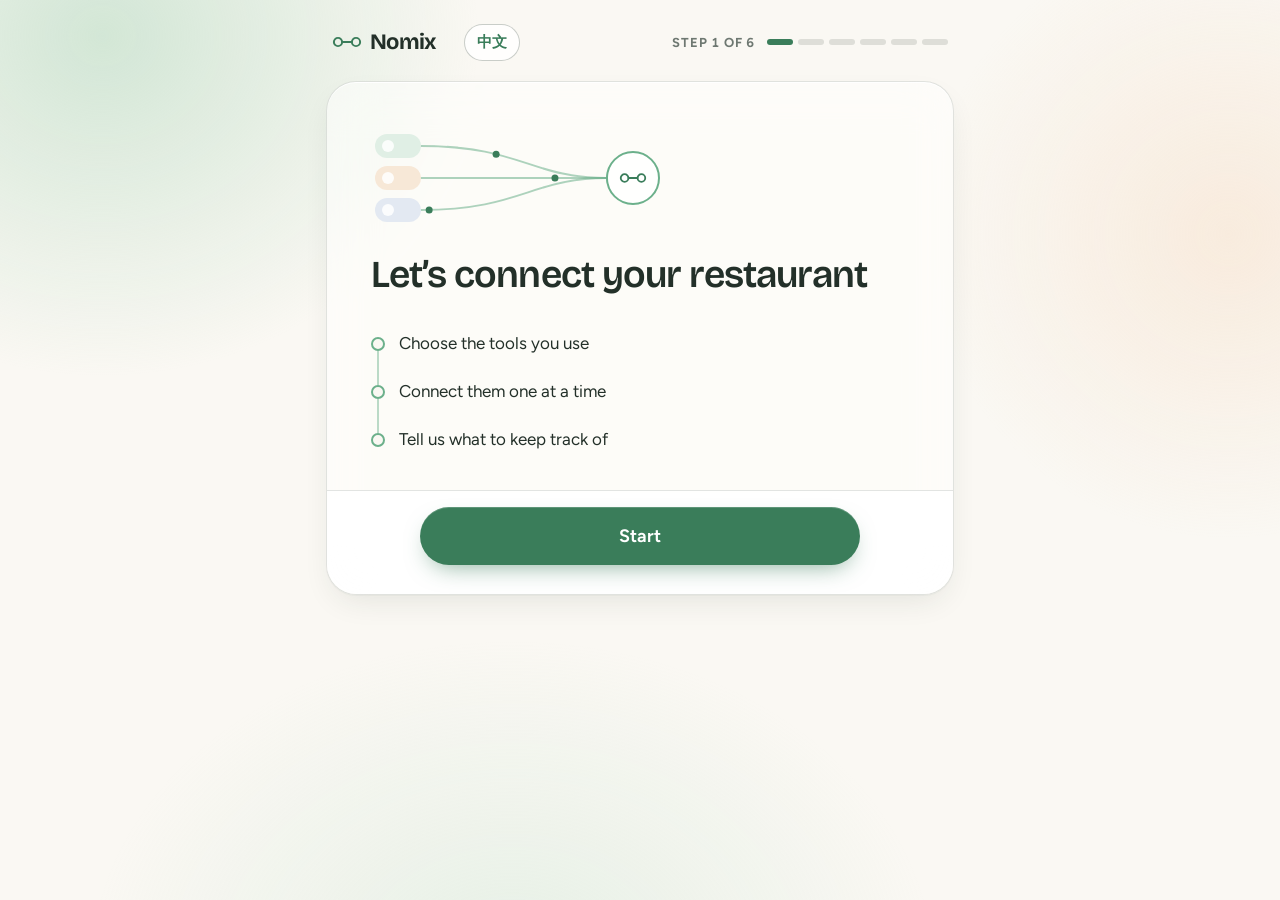
<file: index.html>
<!doctype html>
<html lang="en">
<head>
<meta charset="utf-8">
<meta name="viewport" content="width=device-width, initial-scale=1, viewport-fit=cover">
<title>Nomix</title>
<meta name="description" content="Connect your restaurant's tools. Nomix keeps the information organized.">
<meta name="theme-color" content="#FAF8F3">
<link rel="preconnect" href="https://fonts.googleapis.com">
<link rel="preconnect" href="https://fonts.gstatic.com" crossorigin>
<link rel="stylesheet" href="https://fonts.googleapis.com/css2?family=Bricolage+Grotesque:opsz,wght@12..96,500..700&family=Figtree:wght@400..700&display=swap">
<link rel="stylesheet" href="base.css">
<link rel="stylesheet" href="screens.css">
<link rel="stylesheet" href="apps.css">
<style>
  :root { padding: env(safe-area-inset-top, 0px) 0 env(safe-area-inset-bottom, 0px); color-scheme: light; }
  [hidden] { display: none !important; }
</style>
</head>
<body>
<div class="field" aria-hidden="true"></div>
<div id="app"></div>
<div id="sheet-root"></div>
<div id="toast" class="toast" role="status" aria-live="polite"></div>

<script src="data.js"></script>
<script src="map.js"></script>
<script src="core.js"></script>
<script src="setup.js"></script>
<script src="home.js"></script>
<script src="sim.js"></script>
<script src="brain.js"></script>
<script src="apps.js"></script>
<script src="flow.js"></script>
</body>
</html>
</file>
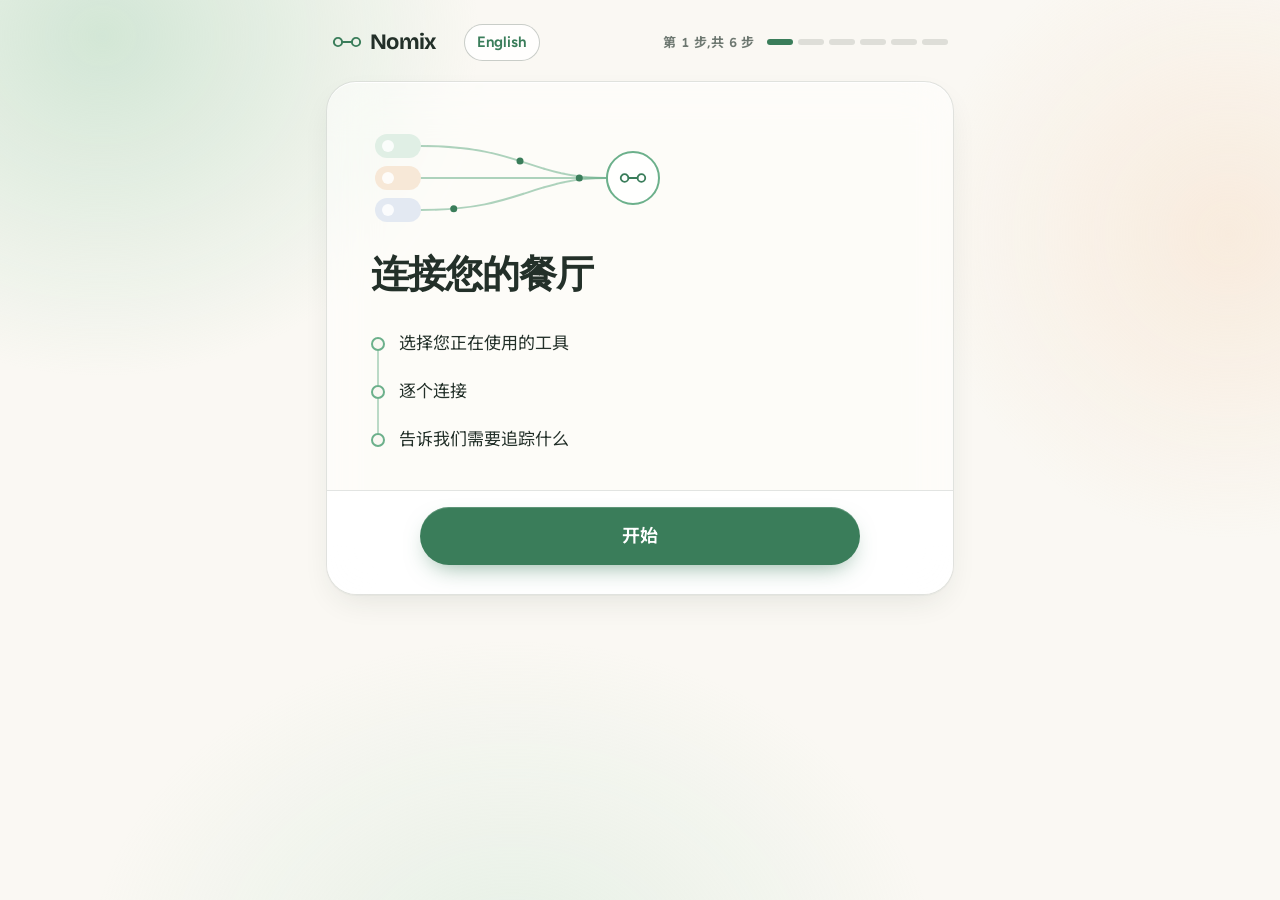
<file: zh.html>
<!doctype html>
<html lang="zh-CN">
<head>
<meta charset="utf-8">
<meta name="viewport" content="width=device-width, initial-scale=1, viewport-fit=cover">
<title>Nomix</title>
<meta name="description" content="连接餐厅正在使用的各种工具,Nomix 帮您把数据整理好。">
<meta name="theme-color" content="#FAF8F3">
<link rel="preconnect" href="https://fonts.googleapis.com">
<link rel="preconnect" href="https://fonts.gstatic.com" crossorigin>
<link rel="stylesheet" href="https://fonts.googleapis.com/css2?family=Bricolage+Grotesque:opsz,wght@12..96,500..700&family=Figtree:wght@400..700&family=Noto+Sans+SC:wght@400;500;700&display=swap">
<link rel="stylesheet" href="base.css">
<link rel="stylesheet" href="screens.css">
<link rel="stylesheet" href="apps.css">
<style>
  :root { padding: env(safe-area-inset-top, 0px) 0 env(safe-area-inset-bottom, 0px); color-scheme: light; }
  [hidden] { display: none !important; }
</style>
</head>
<body>
<div class="field" aria-hidden="true"></div>
<div id="app"></div>
<div id="sheet-root"></div>
<div id="toast" class="toast" role="status" aria-live="polite"></div>

<script>window.NOMIX_LANG = 'zh';</script>
<script src="data.js"></script>
<script src="map.js"></script>
<script src="core.js"></script>
<script src="zh.js"></script>
<script src="setup.js"></script>
<script src="home.js"></script>
<script src="sim.js"></script>
<script src="brain.js"></script>
<script src="apps.js"></script>
<script src="flow.js"></script>
</body>
</html>
</file>
<file: base.css>
/* Nomix: light, calm, frosted. */
/* Layout: one frosted card at a time on a warm white field; home is one column of expanding cards joined by thin straps. */
:root {
  --bg: #FAF8F3;
  --bloom-a: rgba(178, 216, 190, .55);
  --bloom-b: rgba(246, 218, 192, .42);
  --bloom-c: rgba(200, 228, 210, .40);
  --glass: rgba(255, 255, 255, .56);
  --glass-hi: rgba(255, 255, 255, .84);
  --glass-edge: rgba(255, 255, 255, .95);
  --bar: rgba(255, 255, 255, .80);
  --scrim: rgba(236, 234, 226, .55);
  --line: rgba(110, 122, 112, .20);
  --line-2: rgba(96, 108, 98, .34);
  --ink: #233029;
  --ink-2: #56625A;
  --ink-3: #6E7871;
  --green: #6CB08B;
  --green-ink: #3A7D5A;
  --green-ink-hover: #326F4F;
  --green-wash: rgba(108, 176, 139, .14);
  --green-ring: rgba(108, 176, 139, .40);
  --amber: #D69A4E;
  --amber-ink: #8A5A1C;
  --amber-wash: rgba(214, 154, 78, .15);
  --idle: #B6BDB8;
  --on-accent: #FFFFFF;
  --muted-fill: #DCE3DE;
  --muted-ink: #5E6962;
  --g-pos-bg: #E0EFE5;    --g-pos-ink: #35734F;
  --g-orders-bg: #F7E8D7; --g-orders-ink: #8E5A22;
  --g-team-bg: #E3E9F2;   --g-team-ink: #455B7D;
  --g-place-bg: #EBE5F2;  --g-place-ink: #624F86;
  --g-custom-bg: #ECEEE9; --g-custom-ink: #4F5B53;
  --shadow: 0 1px 1px rgba(35, 48, 41, .03), 0 12px 32px -10px rgba(35, 48, 41, .12);
  --shadow-lift: 0 2px 4px rgba(35, 48, 41, .04), 0 22px 48px -14px rgba(35, 48, 41, .20);
  --r-xl: 30px; --r-lg: 22px; --r-md: 18px; --r-sm: 12px;
  --f-display: "Bricolage Grotesque", "Figtree", system-ui, "PingFang SC", "Microsoft YaHei", sans-serif;
  --f-body: "Figtree", system-ui, -apple-system, "Segoe UI", "PingFang SC", "Hiragino Sans GB", "Microsoft YaHei", "Noto Sans SC", sans-serif;
  --t-hero: clamp(2.125rem, 1.5rem + 2.4vw, 2.875rem);
  --t-h1: clamp(1.875rem, 1.4rem + 1.7vw, 2.375rem);
  --t-h2: 1.375rem;
  --t-lead: 1.1875rem;
  --t-body: 1.125rem;
  --t-small: .9375rem;
  --t-tiny: .8125rem;
  color-scheme: light;
}

*, *::before, *::after { box-sizing: border-box; }
html { -webkit-text-size-adjust: 100%; }
body {
  margin: 0;
  background: var(--bg);
  color: var(--ink);
  font: 400 var(--t-body)/1.5 var(--f-body);
  -webkit-font-smoothing: antialiased;
}
body.locked { overflow: hidden; }
button, input, textarea { font: inherit; color: inherit; }
button { -webkit-tap-highlight-color: transparent; }

.field {
  position: fixed; inset: 0; z-index: 0; pointer-events: none;
  background:
    radial-gradient(42vmax 38vmax at 8% 4%, var(--bloom-a), transparent 70%),
    radial-gradient(34vmax 34vmax at 96% 26%, var(--bloom-b), transparent 70%),
    radial-gradient(46vmax 36vmax at 40% 108%, var(--bloom-c), transparent 72%);
}
#app { position: relative; z-index: 1; }

.vh {
  position: absolute !important; width: 1px; height: 1px; margin: -1px; padding: 0;
  overflow: hidden; clip: rect(0 0 0 0); white-space: nowrap; border: 0;
}

/* Frosted surface */
.glass {
  background: var(--glass);
  -webkit-backdrop-filter: blur(24px) saturate(150%);
  backdrop-filter: blur(24px) saturate(150%);
  border: 1px solid var(--line);
  box-shadow: var(--shadow), inset 0 1px 0 var(--glass-edge);
}
@supports not ((backdrop-filter: blur(1px)) or (-webkit-backdrop-filter: blur(1px))) {
  .glass { background: var(--glass-hi); }
}

/* Brand */
.brand { display: inline-flex; align-items: center; gap: 8px; color: var(--green-ink); }
.brand svg { width: 30px; height: 18px; }
.brand .word { font: 700 1.375rem/1 var(--f-display); letter-spacing: -.03em; color: var(--ink); }

/* Type */
.title {
  margin: 0;
  font: 600 var(--t-h1)/1.12 var(--f-display);
  letter-spacing: -.025em;
  text-wrap: balance;
  outline: none;
}
.lead { margin: 0; font-size: var(--t-lead); color: var(--ink-2); max-width: 46ch; text-wrap: pretty; }
.head { display: grid; gap: 10px; }
.head.center { justify-items: center; text-align: center; }
.lbl { font-size: var(--t-small); font-weight: 600; color: var(--ink-2); }
.opt { font-weight: 500; color: var(--ink-3); margin-left: 4px; }
.meta { margin: 0; font-size: var(--t-small); color: var(--ink-2); }

/* Buttons */
.btn-main {
  appearance: none; border: 0; cursor: pointer;
  display: inline-flex; align-items: center; justify-content: center; gap: 10px;
  width: 100%; min-height: 58px; padding: 0 28px; border-radius: 999px;
  background: var(--green-ink); color: var(--on-accent);
  font-weight: 650; font-size: 1.125rem; letter-spacing: .005em;
  box-shadow: 0 10px 24px -10px rgba(58, 125, 90, .65), inset 0 1px 0 rgba(255, 255, 255, .18);
  transition: background .2s, transform .12s, box-shadow .2s;
}
.btn-main:hover { background: var(--green-ink-hover); }
.btn-main:active { transform: scale(.985); }
.btn-main:disabled {
  cursor: default; background: var(--muted-fill); color: var(--muted-ink);
  box-shadow: none; transform: none;
}
.spin {
  width: 18px; height: 18px; border-radius: 50%;
  border: 2.5px solid currentColor; border-right-color: transparent;
  animation: rot .8s linear infinite;
}
@keyframes rot { to { transform: rotate(360deg); } }

.btn-soft {
  appearance: none; cursor: pointer;
  display: inline-flex; align-items: center; justify-content: center; gap: 8px;
  min-height: 48px; padding: 0 20px; border-radius: 999px;
  border: 1.5px solid var(--green); background: var(--glass-hi); color: var(--green-ink);
  font-weight: 650; font-size: 1rem; white-space: nowrap;
  transition: background .2s, border-color .2s, color .2s;
}
.btn-soft:hover { background: var(--green-wash); }
.btn-soft:disabled { cursor: default; border-color: var(--line-2); color: var(--ink-3); background: transparent; }
.btn-soft svg { width: 18px; height: 18px; }

.btn-quiet {
  appearance: none; cursor: pointer; border: 0; background: transparent;
  min-height: 48px; padding: 0 18px; border-radius: 999px;
  color: var(--ink-2); font-weight: 600; font-size: 1rem;
}
.btn-quiet:hover { background: var(--green-wash); color: var(--ink); }

.link-quiet {
  appearance: none; cursor: pointer; border: 0; background: none;
  justify-self: start; min-height: 44px; padding: 10px 2px;
  color: var(--ink-2); font-size: var(--t-small); font-weight: 600;
  text-decoration: underline; text-decoration-color: var(--line-2); text-underline-offset: 4px;
}
.link-quiet:hover { color: var(--green-ink); text-decoration-color: currentColor; }

.x {
  flex: none; appearance: none; cursor: pointer;
  width: 44px; height: 44px; border-radius: 50%; border: 0;
  background: transparent; color: var(--ink-3);
  display: grid; place-items: center;
}
.x:hover { background: var(--green-wash); color: var(--ink); }
.x svg { width: 18px; height: 18px; }

:focus-visible { outline: 3px solid var(--green-ring); outline-offset: 3px; }

/* Inputs */
.text-input {
  width: 100%; min-height: 52px; padding: 0 18px; border-radius: 14px;
  border: 1.5px solid var(--line-2); background: var(--glass-hi);
  font-size: 1.0625rem; color: var(--ink); outline: none;
  transition: border-color .2s, box-shadow .2s;
}
.text-input::placeholder, .bigtext::placeholder, .search input::placeholder, .note textarea::placeholder { color: var(--ink-3); }
.text-input:focus, .bigtext:focus, .search input:focus, .note textarea:focus {
  border-color: var(--green); box-shadow: 0 0 0 4px var(--green-wash);
}

.chips { display: flex; flex-wrap: wrap; gap: 8px; }
.chip {
  appearance: none; cursor: pointer;
  display: inline-flex; align-items: center; gap: 6px;
  min-height: 44px; padding: 0 16px; border-radius: 999px;
  border: 1.5px solid var(--line-2); background: var(--glass-hi); color: var(--ink);
  font-weight: 600; font-size: 1rem; text-align: left;
  transition: border-color .2s, background .2s, color .2s;
}
.chip:hover { border-color: var(--green); }
.chip[aria-pressed="true"] { border-color: var(--green); background: var(--green-wash); color: var(--green-ink); }
.chip svg { width: 16px; height: 16px; color: var(--green-ink); flex: none; }
.row { display: flex; flex-wrap: wrap; align-items: center; gap: 8px; }

/* Setup frame */
.setup {
  position: relative; max-width: 660px; margin: 0 auto;
  padding-inline: 16px; padding-block: 20px 48px;
  display: flex; flex-direction: column; gap: 16px;
}
.setup.is-wide { max-width: 980px; }
.topbar { display: flex; align-items: center; justify-content: space-between; gap: 16px; padding: 4px 6px; }
.progress { display: flex; align-items: center; gap: 12px; }
.step-label {
  font-size: var(--t-tiny); font-weight: 700; color: var(--ink-3);
  letter-spacing: .06em; text-transform: uppercase; font-variant-numeric: tabular-nums;
}
.straps { display: flex; gap: 5px; }
.straps span { width: 26px; height: 6px; border-radius: 99px; background: var(--line); transition: background .4s; }
.straps .done { background: var(--green); }
.straps .now { background: var(--green-ink); }

.setup-card {
  --pad: clamp(24px, 3.5vw, 44px);
  border-radius: var(--r-xl);
  padding: var(--pad) var(--pad) 0;
  display: flex; flex-direction: column; gap: 26px;
}
.back {
  align-self: flex-start; appearance: none; border: 0; background: none; cursor: pointer;
  display: inline-flex; align-items: center; gap: 6px;
  min-height: 40px; padding: 8px 12px 8px 6px; margin: -10px 0 -14px -8px; border-radius: 999px;
  color: var(--ink-2); font-weight: 600; font-size: var(--t-small);
}
.back:hover { background: var(--green-wash); color: var(--ink); }
.back svg { width: 18px; height: 18px; }

/* The one main button lives here, pinned to the bottom of the card while the page scrolls. */
.actions {
  position: sticky; bottom: 0; z-index: 5;
  display: flex; flex-direction: column; align-items: center; gap: 4px;
  margin: auto calc(-1 * var(--pad)) 0;
  padding: 16px var(--pad) calc(var(--pad) * .65 + env(safe-area-inset-bottom, 0px));
  background: var(--bar);
  -webkit-backdrop-filter: blur(18px); backdrop-filter: blur(18px);
  border-top: 1px solid var(--line);
  border-radius: 0 0 var(--r-xl) var(--r-xl);
}
.actions .btn-main { max-width: 440px; }

/* Toast */
.toast {
  position: fixed; left: 50%; bottom: calc(24px + env(safe-area-inset-bottom, 0px)); z-index: 80;
  translate: -50% 12px;
  display: flex; align-items: center; gap: 10px;
  max-width: calc(100% - 32px); padding: 12px 18px; border-radius: 999px;
  background: var(--glass-hi); border: 1px solid var(--line); box-shadow: var(--shadow-lift);
  -webkit-backdrop-filter: blur(16px); backdrop-filter: blur(16px);
  font-weight: 600; font-size: 1rem;
  opacity: 0; pointer-events: none; transition: opacity .25s, translate .25s;
}
.toast.show { opacity: 1; translate: -50% 0; }
.toast svg { width: 18px; height: 18px; color: var(--green-ink); flex: none; }

@keyframes arrive { from { opacity: 0; transform: translateY(6px); } }

@media (max-width: 640px) {
  .setup {
    padding-block: 10px 0; gap: 10px;
    min-height: calc(100dvh - env(safe-area-inset-top, 0px) - env(safe-area-inset-bottom, 0px));
  }
  .setup-card { --pad: 20px; flex: 1; gap: 22px; border-radius: 26px 26px 0 0; border-bottom: 0; }
  .actions { border-radius: 0; padding-bottom: calc(14px + env(safe-area-inset-bottom, 0px)); }
  .actions .btn-main { max-width: none; }
  .straps span { width: 18px; }
  .toast { bottom: calc(100px + env(safe-area-inset-bottom, 0px)); }
}

@media (prefers-reduced-motion: reduce) {
  *, *::before, *::after {
    animation-duration: .01ms !important; animation-iteration-count: 1 !important;
    transition-duration: .01ms !important; scroll-behavior: auto !important;
  }
}
</file>
<file: screens.css>
/* Nomix screens: welcome, tools, connect, keep, ready, home, sheets. */

/* Welcome */
.welcome { display: grid; gap: 18px; }
.hero-knot { width: 100%; max-width: 300px; height: auto; margin-bottom: 6px; }
.hk-line { fill: none; stroke: var(--green); stroke-width: 2; stroke-linecap: round; opacity: .55; }
.hk-a { fill: var(--g-pos-bg); } .hk-b { fill: var(--g-orders-bg); } .hk-c { fill: var(--g-team-bg); }
.hk-pin { fill: var(--glass-hi); }
.hk-hub { fill: var(--glass-hi); stroke: var(--green); stroke-width: 2; }
.hk-knot { fill: none; stroke: var(--green-ink); stroke-width: 2.6; stroke-linecap: round; }
.hk-dot { fill: var(--green-ink); }
.how { list-style: none; margin: 6px 0 0; padding: 0; display: grid; }
.how li { position: relative; display: flex; align-items: center; gap: 14px; min-height: 48px; font-size: 1.0625rem; }
.how .node {
  position: relative; z-index: 1; flex: none; width: 14px; height: 14px; border-radius: 50%;
  border: 2.5px solid var(--green); background: var(--bg);
}
.how li:not(:last-child)::after {
  content: ""; position: absolute; left: 6px; top: calc(50% + 7px); height: 34px; width: 2px;
  background: var(--green); opacity: .45;
}

/* Tools */
.search { position: relative; display: block; }
.search svg {
  position: absolute; left: 18px; top: 50%; translate: 0 -50%;
  width: 20px; height: 20px; color: var(--ink-3); pointer-events: none;
}
.search input {
  width: 100%; min-height: 56px; padding: 0 20px 0 50px; border-radius: 999px;
  border: 1.5px solid var(--line-2); background: var(--glass-hi);
  font-size: 1.0625rem; color: var(--ink); outline: none;
  transition: border-color .2s, box-shadow .2s;
}
.groups { display: grid; gap: 28px; }
.grid { display: grid; grid-template-columns: repeat(auto-fill, minmax(196px, 1fr)); gap: 10px; }

.tool {
  position: relative; appearance: none; cursor: pointer;
  display: flex; align-items: center; gap: 12px;
  min-height: 78px; padding: 14px 40px 14px 14px; text-align: left;
  border-radius: var(--r-md); background: var(--glass-hi); border: 1.5px solid var(--line); color: var(--ink);
  transition: border-color .2s, background .2s, box-shadow .2s, transform .15s;
}
.tool:hover:not(:disabled) { border-color: var(--line-2); transform: translateY(-1px); box-shadow: var(--shadow); }
.tool[aria-pressed="true"] {
  border-color: var(--green);
  background: linear-gradient(var(--green-wash), var(--green-wash)), var(--glass-hi);
  box-shadow: 0 0 0 3px var(--green-wash);
}
.tool:disabled { cursor: default; }
.tool-text { display: grid; gap: 2px; min-width: 0; }
.tool .name { font-weight: 650; font-size: 1.0625rem; line-height: 1.25; overflow-wrap: break-word; }
.tool .what { font-size: var(--t-small); color: var(--ink-2); line-height: 1.3; }
.tool .tick {
  position: absolute; top: 12px; right: 12px; width: 22px; height: 22px; border-radius: 50%;
  display: grid; place-items: center; background: var(--green-ink); color: var(--on-accent);
  opacity: 0; transform: scale(.5);
  transition: opacity .2s, transform .25s cubic-bezier(.3, 1.6, .5, 1);
}
.tool .tick svg { width: 13px; height: 13px; }
.tool[aria-pressed="true"] .tick { opacity: 1; transform: none; }
.tool.add { border-style: dashed; background: transparent; }
.tool.add .name { color: var(--green-ink); }

.mono {
  flex: none; width: 44px; height: 44px; border-radius: 14px;
  display: grid; place-items: center; font: 700 1.125rem/1 var(--f-display);
}
.mono svg { width: 20px; height: 20px; }
.g-pos { background: var(--g-pos-bg); color: var(--g-pos-ink); }
.g-orders { background: var(--g-orders-bg); color: var(--g-orders-ink); }
.g-team { background: var(--g-team-bg); color: var(--g-team-ink); }
.g-place { background: var(--g-place-bg); color: var(--g-place-ink); }
.g-custom { background: var(--g-custom-bg); color: var(--g-custom-ink); }
.g-add { background: var(--green-wash); color: var(--green-ink); }

.addform, .addpanel {
  display: grid; gap: 12px; padding: 18px; border-radius: var(--r-md);
  background: var(--glass-hi); border: 1.5px solid var(--green); box-shadow: 0 0 0 4px var(--green-wash);
  animation: arrive .3s ease both;
}
.addform { grid-column: 1 / -1; }
.nomatch {
  display: grid; gap: 12px; justify-items: start; padding: 20px;
  border-radius: var(--r-md); border: 1.5px dashed var(--line-2);
}
.nomatch p { margin: 0; color: var(--ink-2); }

/* Connect one tool at a time */
.queue { list-style: none; margin: 0; padding: 0; display: flex; flex-wrap: wrap; gap: 6px; }
.queue li {
  display: inline-flex; align-items: center; gap: 6px; padding: 3px 10px 3px 3px; border-radius: 999px;
  font-size: var(--t-tiny); font-weight: 600; color: var(--ink-3);
  background: rgba(255, 255, 255, .5); border: 1px solid var(--line);
}
.queue .mono { width: 22px; height: 22px; border-radius: 50%; font-size: .6875rem; }
.queue svg { width: 14px; height: 14px; }
.queue .q-now { color: var(--ink); border-color: var(--green); background: var(--glass-hi); }
.queue .q-ok { color: var(--green-ink); }
.queue .q-help { color: var(--amber-ink); border-color: var(--amber); border-style: dashed; }
.queue .q-later { border-style: dashed; }

.connect { display: grid; gap: 24px; }
.link-viz { display: flex; align-items: center; width: 100%; max-width: 340px; }
.lv-node {
  flex: none; width: 76px; height: 76px; border-radius: 24px; display: grid; place-items: center;
  background: var(--glass-hi); border: 1px solid var(--line); box-shadow: var(--shadow);
}
.lv-node .mono { width: 52px; height: 52px; border-radius: 16px; font-size: 1.5rem; }
.lv-nomix { border-radius: 50%; color: var(--green-ink); transition: box-shadow .4s; }
.lv-nomix svg { width: 38px; height: 24px; }
.lv-wire {
  position: relative; flex: 1; height: 4px; border-radius: 4px;
  background: repeating-linear-gradient(90deg, var(--line-2) 0 8px, transparent 8px 15px);
}
.is-waiting .lv-wire {
  background: repeating-linear-gradient(90deg, var(--green) 0 8px, transparent 8px 15px);
  animation: march .7s linear infinite;
}
@keyframes march { to { background-position: 15px 0; } }
.is-live .lv-wire { background: var(--green); }
.is-live .lv-wire span {
  position: absolute; top: -4px; left: 0; width: 12px; height: 12px; border-radius: 50%;
  background: var(--on-accent); border: 3px solid var(--green-ink);
  animation: travel 1.8s ease-in-out infinite;
}
@keyframes travel { 0% { left: 0; opacity: 0; } 20%, 80% { opacity: 1; } 100% { left: calc(100% - 12px); opacity: 0; } }
.is-live .lv-nomix { box-shadow: 0 0 0 8px var(--green-wash), var(--shadow); }
.is-help .lv-wire { background: repeating-linear-gradient(90deg, var(--amber) 0 8px, transparent 8px 15px); }

.locs { display: grid; gap: 10px; }
.loc {
  display: flex; align-items: center; gap: 14px; min-height: 64px; padding: 14px 18px;
  border-radius: var(--r-md); background: var(--glass-hi); border: 1.5px solid var(--line); cursor: pointer;
  transition: border-color .2s, background .2s;
}
.loc:has(input:checked) { border-color: var(--green); background: linear-gradient(var(--green-wash), var(--green-wash)), var(--glass-hi); }
.loc input { flex: none; width: 24px; height: 24px; margin: 0; accent-color: var(--green-ink); }
.loc .name { font-weight: 650; }
.loc .what { color: var(--ink-2); }
.note { display: grid; gap: 8px; }
.note textarea {
  width: 100%; min-height: 96px; padding: 14px 16px; border-radius: 16px;
  border: 1.5px solid var(--line-2); background: var(--glass-hi); font-size: 1.0625rem;
  resize: vertical; outline: none; transition: border-color .2s, box-shadow .2s;
}

/* What to keep track of */
.bigtext {
  width: 100%; min-height: 160px; padding: 20px 22px; border-radius: var(--r-lg);
  border: 1.5px solid var(--line-2); background: var(--glass-hi);
  font-size: 1.375rem; line-height: 1.45; font-weight: 500; color: var(--ink);
  resize: vertical; outline: none; transition: border-color .2s, box-shadow .2s;
}
.examples { display: grid; gap: 10px; }


.adder {
  appearance: none; cursor: pointer;
  display: flex; align-items: center; justify-content: center; gap: 8px;
  width: 100%; min-height: 56px; padding: 0 18px; border-radius: var(--r-md);
  border: 1.5px dashed var(--line-2); background: transparent; color: var(--green-ink);
  font-weight: 650; font-size: 1.0625rem; transition: border-color .2s, background .2s;
}
.adder:hover { border-color: var(--green); background: var(--green-wash); }
.adder svg { width: 18px; height: 18px; }
.adder.sm { width: auto; min-height: 44px; justify-content: flex-start; justify-self: start; padding: 0 16px; border-radius: 999px; font-size: 1rem; }
.inline-add { display: flex; align-items: center; gap: 8px; }
.inline-add .text-input { flex: 1; min-width: 0; }

/* Ready: the lines between your tools and Nomix */
.flowviz {
  position: relative; display: grid; grid-template-columns: minmax(0, 1fr) auto minmax(0, 1fr);
  align-items: center; column-gap: clamp(48px, 9vw, 120px); row-gap: 56px; padding: 12px 0;
}
.wires { position: absolute; inset: 0; width: 100%; height: 100%; overflow: visible; pointer-events: none; z-index: 0; }
.wires .w { fill: none; stroke: var(--green); stroke-width: 2; stroke-linecap: round; opacity: .85; }
.wires .w.later { stroke: var(--idle); stroke-dasharray: 4 7; opacity: 1; }
.wires .w.help { stroke: var(--amber); stroke-dasharray: 4 7; opacity: 1; }
.wires .pulse { fill: var(--green-ink); }
.fv-col { position: relative; z-index: 1; display: flex; flex-direction: column; gap: 10px; min-width: 0; }
.fv-in { align-items: flex-end; }
.fv-out { align-items: flex-start; }
.pill {
  display: inline-flex; align-items: center; gap: 8px; max-width: 100%;
  padding: 5px 14px 5px 5px; border-radius: 999px;
  background: var(--glass-hi); border: 1.5px solid var(--line); box-shadow: var(--shadow);
  font-weight: 650; font-size: 1rem;
}
.pill .mono { width: 30px; height: 30px; border-radius: 50%; font-size: .875rem; }
.pill .p-name { min-width: 0; overflow: hidden; text-overflow: ellipsis; white-space: nowrap; }
.pill.out { padding: 9px 16px; }
.pill.later { border-style: dashed; border-color: var(--line-2); color: var(--ink-3); box-shadow: none; }
.pill.help { border-style: dashed; border-color: var(--amber); box-shadow: none; }
.fv-hub {
  position: relative; z-index: 1; width: 128px; height: 128px; border-radius: 50%;
  display: grid; place-content: center; justify-items: center; gap: 6px;
  background: var(--glass-hi); border: 1.5px solid var(--green); color: var(--green-ink);
  box-shadow: 0 0 0 12px var(--green-wash), var(--shadow-lift);
}
.fv-hub svg { width: 40px; height: 24px; }
.fv-hub span { font: 700 1.25rem/1 var(--f-display); letter-spacing: -.03em; color: var(--ink); }
.flowviz.is-vertical { grid-template-columns: minmax(0, 1fr); justify-items: center; }
.flowviz.is-vertical .fv-col { flex-direction: row; flex-wrap: wrap; justify-content: center; }
.fv-note { margin: 0; text-align: center; font-size: var(--t-small); color: var(--ink-2); }

/* Home */
.home {
  position: relative; max-width: 760px; margin: 0 auto;
  padding-inline: 16px; padding-block: 20px 64px;
  display: flex; flex-direction: column;
}
.home-top {
  display: grid; grid-template-columns: minmax(0, 1fr); align-items: end;
  gap: 16px 24px; padding: 8px 4px 32px;
}
.home-top h1 {
  margin: 0; font: 650 var(--t-hero)/1.05 var(--f-display);
  letter-spacing: -.03em; text-wrap: balance; outline: none;
}
.summary { margin: 12px 0 0; display: flex; align-items: flex-start; gap: 10px; font-size: var(--t-lead); color: var(--ink-2); }
.summary .dot { margin-top: .5em; }
.home-main { display: flex; flex-direction: column; }

.sec { display: grid; gap: 12px; }
.sec-h { margin: 0 0 0 6px; font: 600 var(--t-h2)/1.2 var(--f-display); letter-spacing: -.015em; }
.strap-link {
  position: relative; width: 2px; height: 44px; margin: 8px 0 8px 40px; border-radius: 2px;
  background: linear-gradient(var(--green), rgba(108, 176, 139, .25));
}
.strap-link::after {
  content: ""; position: absolute; left: -3px; top: 0; width: 8px; height: 8px; border-radius: 50%;
  background: var(--green-ink); animation: drip 2.4s ease-in infinite;
}
@keyframes drip { 0% { top: -4px; opacity: 0; } 15%, 85% { opacity: 1; } 100% { top: 40px; opacity: 0; } }

.stack { display: grid; gap: 10px; }
.tcard { border-radius: var(--r-lg); overflow: hidden; }
.tc-head {
  appearance: none; cursor: pointer; width: 100%;
  display: flex; align-items: center; gap: 14px; min-height: 84px; padding: 16px 18px;
  text-align: left; border: 0; background: transparent; color: var(--ink);
}
.tc-head:hover { background: rgba(255, 255, 255, .35); }
.tc-head:focus-visible { outline-offset: -3px; }
.tc-text { display: grid; gap: 3px; min-width: 0; flex: 1; }
.tc-name { font-weight: 700; font-size: 1.1875rem; line-height: 1.2; overflow-wrap: anywhere; }
.tc-what { font-size: var(--t-small); color: var(--ink-2); }
.status { display: flex; align-items: flex-start; gap: 8px; font-size: var(--t-small); color: var(--ink-2); font-variant-numeric: tabular-nums; }
.dot { flex: none; width: 9px; height: 9px; border-radius: 50%; background: var(--idle); }
.status .dot { margin-top: .45em; }
.dot.ok { background: var(--green); box-shadow: 0 0 0 4px var(--green-wash); animation: breathe 3s ease-in-out infinite; }
.dot.help { background: var(--amber); box-shadow: 0 0 0 4px var(--amber-wash); }
.dot.err { background: var(--amber-ink); box-shadow: 0 0 0 4px var(--amber-wash); }
@keyframes breathe { 50% { box-shadow: 0 0 0 7px rgba(108, 176, 139, .06); } }
.chev { flex: none; width: 22px; height: 22px; color: var(--ink-3); transition: transform .25s; }
[aria-expanded="true"] > .chev { transform: rotate(180deg); }
.tc-body {
  display: grid; gap: 20px; margin: 0 18px; padding: 18px 0 20px;
  border-top: 1px solid var(--line); animation: arrive .3s ease both;
}
.blk { display: grid; gap: 10px; }
.blk h3 { margin: 0; font-size: 1.0625rem; font-weight: 700; }
.blk p { margin: 0; color: var(--ink-2); }
.streams { list-style: none; margin: 0; padding: 0; display: flex; flex-wrap: wrap; gap: 8px; }
.streams li {
  display: inline-flex; align-items: center; gap: 8px; min-height: 40px; padding: 0 14px;
  border-radius: 999px; background: var(--green-wash); color: var(--green-ink); font-weight: 600; font-size: 1rem;
}
.streams li svg { width: 16px; height: 16px; margin-left: -4px; }
.streams.muted li { background: rgba(255, 255, 255, .6); color: var(--ink-2); border: 1px dashed var(--line-2); }
.streams li.req { background: var(--amber-wash); color: var(--amber-ink); border: 0; }
.streams .tagnote { font-size: var(--t-tiny); font-weight: 700; opacity: .85; }
.feed { list-style: none; margin: 0; padding: 0; display: grid; gap: 6px; }
.feed li {
  display: grid; grid-template-columns: minmax(0, 1fr) auto; column-gap: 12px;
  padding: 10px 14px; border-radius: var(--r-sm); background: rgba(255, 255, 255, .62); border: 1px solid var(--line);
}
.f-title { grid-column: 1; font-weight: 650; }
.f-detail { grid-column: 1; font-size: var(--t-small); color: var(--ink-2); overflow-wrap: anywhere; }
.f-time {
  grid-column: 2; grid-row: 1 / span 2; align-self: center;
  font-size: var(--t-tiny); color: var(--ink-3); font-variant-numeric: tabular-nums; white-space: nowrap;
}
.feed li.is-new { animation: land .8s ease both; }
@keyframes land {
  0% { opacity: 0; transform: translateY(-6px); background: var(--green-wash); }
  60% { opacity: 1; transform: none; background: var(--green-wash); }
}
.quote {
  margin: 0; padding: 12px 16px; border-radius: var(--r-sm);
  background: rgba(255, 255, 255, .6); border: 1px solid var(--line); color: var(--ink);
}
.empty-card { padding: 22px; border-radius: var(--r-lg); }

.keepcard { border-radius: var(--r-lg); padding: 18px; display: grid; gap: 16px; }

.own { display: grid; gap: 12px; padding: 16px; border-radius: var(--r-md); background: rgba(255, 255, 255, .6); border: 1px solid var(--line); }
.own p { margin: 0; }
.foot { display: flex; flex-wrap: wrap; align-items: center; justify-content: center; gap: 4px 8px; padding-top: 40px; color: var(--ink-2); font-size: var(--t-small); text-align: center; }

/* Sheets */
.sheet-wrap {
  position: fixed; inset: 0; z-index: 60; display: grid; place-items: center; padding: 16px;
  background: var(--scrim); -webkit-backdrop-filter: blur(8px); backdrop-filter: blur(8px);
  animation: fade .2s ease both;
}
.sheet {
  --pad: clamp(24px, 3.5vw, 40px);
  position: relative; width: min(640px, 100%); max-height: calc(100dvh - 32px);
  overflow: auto; overscroll-behavior: contain;
  border-radius: var(--r-xl); padding: var(--pad) var(--pad) 0;
  display: flex; flex-direction: column; gap: 24px;
  background: var(--glass-hi); animation: rise .3s cubic-bezier(.2, .9, .3, 1) both;
}
.sheet.is-wide { width: min(980px, 100%); }
.sheet-x { position: absolute; top: 14px; right: 14px; z-index: 6; }
@keyframes fade { from { opacity: 0; } }
@keyframes rise { from { opacity: 0; transform: translateY(16px); } }

@media (max-width: 640px) {
  .grid { grid-template-columns: repeat(2, minmax(0, 1fr)); }
  .tool { flex-direction: column; align-items: flex-start; gap: 10px; min-height: 120px; padding: 14px; }
  .tool .tick { top: 10px; right: 10px; }
  .link-viz { max-width: none; }
  .bigtext { font-size: 1.25rem; }
  .home { padding-block: 12px 48px; }
  .home-top { padding-bottom: 24px; }
  .strap-link { margin-left: 34px; }
  .inline-add { flex-wrap: wrap; }
  .inline-add .text-input { flex-basis: 100%; }
  .sheet-wrap { padding: 0; align-items: end; justify-items: stretch; }
  .sheet {
    --pad: 20px; width: 100%;
    max-height: calc(100dvh - env(safe-area-inset-top, 0px) - 16px);
    border-radius: 26px 26px 0 0;
  }
  .sheet .actions { border-radius: 0; }
}

/* Tools already connected stay visible in the picker but read as done, not as a fresh choice. */
.tool:disabled[aria-pressed="true"] { background: rgba(255, 255, 255, .4); border-color: var(--line); box-shadow: none; }
.tool:disabled .tick { background: var(--green); }
.sheet .title { padding-right: 44px; }

/* Stores: one client, many stores */
.storebar { grid-column: 1 / -1; display: flex; flex-wrap: wrap; gap: 8px; margin-top: 4px; }
.storebar .chip { min-height: 40px; }

/* Questions and the details that answer them */
.ask { display: grid; gap: 14px; }
.bigtext.sm { min-height: 0; font-size: 1.125rem; padding: 14px 18px; border-radius: var(--r-md); }

/* A detail in the dictionary, with the value that just arrived and where it came from */
@keyframes fresh { 0%, 40% { background: var(--green-wash); } }

.q-t { font-weight: 600; }
.q-k { grid-column: 1; font-size: var(--t-small); color: var(--ink-2); }

/* Every store, one data home */
.fv-mid { align-items: center; }
.pill.store {
  appearance: none; cursor: pointer; color: var(--ink); padding: 9px 16px;
  transition: border-color .2s, background .2s, opacity .2s;
}
.pill.store:hover { border-color: var(--green); }
.pill.store[aria-pressed="true"] { border-color: var(--green); background: linear-gradient(var(--green-wash), var(--green-wash)), var(--glass-hi); color: var(--green-ink); }
.pill.dim { opacity: .45; }
.wires .w.dim { stroke: var(--line-2); opacity: .6; }

@media (max-width: 640px) {
}

/* The question box: the question and the tags it will track live in one place */
.qbox {
  display: grid; border-radius: var(--r-lg); background: var(--glass-hi);
  border: 1.5px solid var(--line-2); transition: border-color .2s, box-shadow .2s;
}
.qbox:focus-within { border-color: var(--green); box-shadow: 0 0 0 4px var(--green-wash); }
.qbox-input {
  width: 100%; min-height: 84px; padding: 18px 20px; border: 0; background: transparent; resize: vertical;
  font-size: 1.3125rem; line-height: 1.4; font-weight: 500; color: var(--ink); outline: none;
}
.qbox-input::placeholder { color: var(--ink-3); }
.qbox-tags { display: grid; gap: 8px; margin: 0 14px; padding: 12px 6px 16px; border-top: 1px dashed var(--line-2); animation: arrive .25s ease both; }
.qbox-tags:empty { display: none; }
.qtags { list-style: none; margin: 0; padding: 0; display: grid; gap: 8px; }
.qtags li { display: grid; gap: 2px; padding: 10px 14px; border-radius: var(--r-sm); background: var(--green-wash); }
.qtag-name { font-weight: 700; color: var(--green-ink); }
.qtag-fields { font-size: var(--t-small); color: var(--ink-2); }
.qbox-none { margin: 0; color: var(--ink-2); }
.qwrap { display: grid; gap: 6px; }
.qrows { list-style: none; margin: 0; padding: 0; display: grid; }
.qrows li {
  display: grid; grid-template-columns: minmax(0, 1fr) auto; align-items: center; column-gap: 8px;
  padding: 8px 0; border-bottom: 1px solid var(--line);
}
.qrows li:last-child { border-bottom: 0; }
.qrows .x { grid-column: 2; grid-row: 1 / span 2; }

/* Data dictionary: tags, each a set of details */
.tb-asks { margin: 0; display: flex; flex-wrap: wrap; align-items: baseline; gap: 4px 10px; font-size: var(--t-small); }
.tb-asks span:not(.lbl) { padding: 2px 10px; border-radius: 999px; background: var(--green-wash); color: var(--green-ink); font-weight: 600; }

/* Connected: change or remove a tool */
.tc-actions { display: flex; flex-wrap: wrap; align-items: center; gap: 6px; padding-top: 4px; border-top: 1px solid var(--line); }
.tc-actions .danger { margin-left: auto; }
.btn-quiet.sm { min-height: 40px; padding: 0 14px; font-size: var(--t-small); }
.danger { color: var(--amber-ink); }
.btn-soft.danger { border-color: var(--amber); color: var(--amber-ink); }
.btn-soft.danger:hover { background: var(--amber-wash); }
.confirm { display: grid; gap: 10px; padding: 14px 16px; border-radius: var(--r-md); background: var(--amber-wash); }
.confirm p { margin: 0; }

/* Overview and history */
.ov-foot { display: flex; flex-wrap: wrap; align-items: center; justify-content: space-between; gap: 4px 16px; }
.history { list-style: none; margin: 0; padding: 0; display: grid; }
.history li {
  display: grid; grid-template-columns: minmax(0, 1fr) auto; align-items: center; column-gap: 10px;
  padding: 8px 10px; margin: 0 -10px; border-radius: var(--r-sm); border-bottom: 1px solid var(--line);
}
.history li:last-child { border-bottom: 0; }
.history li.is-here { background: var(--green-wash); }
.h-when { font-size: var(--t-tiny); font-weight: 700; color: var(--ink-3); font-variant-numeric: tabular-nums; }
.h-what { grid-column: 1; font-weight: 600; }
.history .btn-quiet, .h-tag { grid-column: 2; grid-row: 1 / span 2; }
.h-tag { font-size: var(--t-small); font-weight: 700; color: var(--green-ink); padding: 0 12px; }

/* Looking at a past version: everything is read-only */
.viewbar {
  position: sticky; top: env(safe-area-inset-top, 0px); z-index: 20;
  display: grid; gap: 10px; margin-bottom: 8px; padding: 14px 18px; border-radius: var(--r-md);
  background: var(--bar); -webkit-backdrop-filter: blur(18px); backdrop-filter: blur(18px);
  border: 1.5px solid var(--amber); box-shadow: var(--shadow);
}
.vb-text { display: grid; gap: 2px; }
.vb-text span, .vb-confirm { font-size: var(--t-small); color: var(--ink-2); }
.vb-confirm { margin: 0; }
.viewing .edit-only { display: none !important; }

/* Tag picker on the setup screen */
.tagpick { display: grid; gap: 14px; }
.tp-group { display: grid; gap: 8px; }
.tp-title { font-size: var(--t-tiny); font-weight: 700; color: var(--ink-3); text-transform: uppercase; letter-spacing: .07em; }
.tagpick .chip { min-height: 40px; padding: 0 14px; font-size: .9375rem; }

/* Setup: the data dictionary as a mapping table */
.dc-about { margin: 2px 0 0; font-size: var(--t-small); color: var(--ink-2); }
.maptable-wrap { overflow-x: auto; margin: 0 -6px; padding: 0 6px; }
.maptable { width: 100%; border-collapse: collapse; font-size: var(--t-small); font-variant-numeric: tabular-nums; }
.maptable th, .maptable td { padding: 10px 12px; text-align: left; vertical-align: top; border-bottom: 1px solid var(--line); }
.maptable thead th { font-size: var(--t-tiny); font-weight: 700; color: var(--ink-3); text-transform: uppercase; letter-spacing: .06em; white-space: nowrap; border-bottom-color: var(--line-2); }
.maptable tbody th { font-weight: 650; color: var(--ink); white-space: nowrap; }
.maptable tbody tr:last-child > * { border-bottom: 0; }
.maptable code { font: 500 .8125rem/1.4 ui-monospace, "SF Mono", Menlo, Consolas, monospace; color: var(--green-ink); background: var(--green-wash); padding: 2px 6px; border-radius: 6px; overflow-wrap: anywhere; }
.maptable .m-type { color: var(--ink-2); white-space: nowrap; }
.maptable .m-calc { color: var(--ink-2); }
.maptable .m-with { color: var(--ink-3); font-style: italic; }
.maptable .is-custom th { color: var(--ink-2); }
.maptable .x { width: 36px; height: 36px; margin: -8px 0; }
.fvc { min-width: 150px; }
.fvc-v { display: block; font-weight: 600; color: var(--ink); }
.fvc-s { display: block; font-size: var(--t-tiny); color: var(--ink-3); }
.fvc.fresh { animation: fresh 1.2s ease; }

/* Home: the data dictionary, clean */
.hint { margin: 0; font-size: var(--t-small); color: var(--ink-3); }
.dg-fields { list-style: none; margin: 0; padding: 0; display: grid; }
.dg-row { border-bottom: 1px solid var(--line); }
.dg-row:last-child { border-bottom: 0; }
.dg-field {
  appearance: none; width: 100%; display: flex; align-items: center; gap: 12px; min-height: 46px; padding: 6px 8px;
  margin: 0 -8px; width: calc(100% + 16px); border: 0; border-radius: var(--r-sm); background: transparent; color: var(--ink);
  text-align: left; cursor: pointer; font-size: 1.0625rem;
}
button.dg-field:hover { background: rgba(255, 255, 255, .6); }
.dg-row.is-custom .dg-field { cursor: default; }
.dg-n { flex: 1; min-width: 0; font-weight: 550; }
.dg-t { font-size: var(--t-small); color: var(--ink-3); white-space: nowrap; }
.dg-field .chev { width: 18px; height: 18px; }
.dg-field .x { width: 36px; height: 36px; margin: -6px 0; }
.fh-wrap { padding: 2px 0 12px; animation: arrive .25s ease both; }
.fh-scroll { overflow-x: auto; border-radius: var(--r-sm); background: rgba(255, 255, 255, .65); border: 1px solid var(--line); }
.fh { width: 100%; border-collapse: collapse; font-size: var(--t-small); font-variant-numeric: tabular-nums; }
.fh th, .fh td { padding: 8px 12px; text-align: left; border-bottom: 1px solid var(--line); white-space: nowrap; }
.fh thead th { font-size: var(--t-tiny); font-weight: 700; color: var(--ink-3); text-transform: uppercase; letter-spacing: .06em; }
.fh tbody tr:last-child td { border-bottom: 0; }
.fh .fh-v { font-weight: 600; color: var(--green-ink); white-space: normal; }
.fh-empty { padding: 6px 0; }

/* Let wide tables scroll inside their own box instead of widening the page. */
.sec > *, .keepcard > *, .dict-clean > *, .dg > *, .dg-fields > *, .dcard > * { min-width: 0; }

/* Data dictionary: one line per tag; tap a tag to open its fields */
.dict, .dict-clean { display: grid; gap: 8px; }
.dcard { display: grid; border-radius: var(--r-md); background: var(--glass-hi); border: 1px solid var(--line); }
.dcard.is-open { border-color: var(--line-2); }
.dc-body { display: grid; gap: 10px; padding: 0 18px 10px; animation: arrive .25s ease both; }
.dg { display: grid; gap: 4px; border-radius: var(--r-md); background: rgba(255, 255, 255, .55); border: 1px solid var(--line); padding: 0 14px; }
.dg.is-open { padding-bottom: 8px; border-color: var(--line-2); }
.tg-head { display: flex; align-items: center; gap: 4px; }
.dcard .tg-head { padding: 0 8px 0 4px; }
.tg-h { flex: 1; min-width: 0; margin: 0; font: inherit; }
.tg-toggle {
  appearance: none; cursor: pointer; width: 100%; display: flex; align-items: center; gap: 12px; min-height: 64px;
  padding: 10px 6px; border: 0; background: transparent; color: var(--ink); text-align: left; border-radius: var(--r-sm);
}
.dcard .tg-toggle { padding-left: 14px; }
.tg-toggle:focus-visible { outline-offset: -3px; }
.tg-text { flex: 1; min-width: 0; display: grid; gap: 2px; }
.tg-name { font: 650 1.1875rem/1.25 var(--f-display); letter-spacing: -.01em; }
.tg-sum { font-size: var(--t-small); }
.tg-toggle .chev { width: 20px; height: 20px; }
.dc-body > *, .dg > * { min-width: 0; }
.dict-lbl { margin-top: 8px; padding-top: 14px; border-top: 1px solid var(--line); }

/* Vendor logos */
.mono.logo { background: #FFFFFF; border: 1px solid var(--line); overflow: hidden; padding: 0; }
.mono.logo img { width: 100%; height: 100%; object-fit: cover; display: block; }

/* Tool groups fold until the owner taps one */
.groups { gap: 10px; }
.group { display: grid; border-radius: var(--r-md); border: 1px solid var(--line); background: rgba(255, 255, 255, .55); }
.group.is-open { background: rgba(255, 255, 255, .7); border-color: var(--line-2); padding-bottom: 12px; }
.group.is-open .grid { padding: 0 12px; }
.group-h { margin: 0; font: inherit; }
.group-toggle {
  appearance: none; cursor: pointer; width: 100%; display: flex; align-items: center; gap: 12px; min-height: 72px;
  padding: 12px 16px; border: 0; background: transparent; color: var(--ink); text-align: left; border-radius: var(--r-md);
}
.group-toggle:hover { background: rgba(255, 255, 255, .5); }
.group-toggle:focus-visible { outline-offset: -3px; }
.gt-text { flex: 1; min-width: 0; display: grid; gap: 2px; }
.gt-title { font: 600 1.1875rem/1.25 var(--f-display); letter-spacing: -.01em; }
.gt-hint { font-size: var(--t-small); color: var(--ink-3); }
.gt-peek { display: flex; flex: none; }
.gt-peek img { width: 30px; height: 30px; border-radius: 9px; border: 2px solid #FFFFFF; object-fit: cover; margin-left: -8px; box-shadow: 0 1px 3px rgba(35, 48, 41, .12); background: #FFFFFF; }
.gt-peek img:first-child { margin-left: 0; }
.gt-count { flex: none; font-size: var(--t-small); font-weight: 650; color: var(--green-ink); white-space: nowrap; }
.group-toggle .chev { width: 20px; height: 20px; }

/* English / 中文 */
.lang-link { font-size: var(--t-small); font-weight: 650; color: var(--green-ink); text-decoration: none; padding: 6px 12px; border-radius: 999px; border: 1px solid var(--line-2); background: var(--glass-hi); }
.lang-link:hover { background: var(--green-wash); }
.topbar .lang-link { margin-right: auto; margin-left: 12px; }
.ht-brand { grid-column: 1 / -1; display: flex; align-items: center; justify-content: space-between; gap: 12px; margin-bottom: 14px; }

@media (max-width: 640px) {
  .gt-peek { display: none; }
  .group.is-open .grid { padding: 0 10px; }
}
.step-label { white-space: nowrap; }
@media (max-width: 640px) {
  .topbar { flex-wrap: wrap; row-gap: 10px; }
  .progress { width: 100%; justify-content: space-between; }
}

/* One diagram for setup and Overview: stores → tools → Nomix → tags */
.fv-full { grid-template-columns: minmax(0, 1fr) minmax(0, 1.15fr) auto minmax(0, 1.15fr); column-gap: clamp(28px, 5vw, 72px); }
.fv-full .fv-hub { width: 104px; height: 104px; }
.fv-full .pill .p-name { white-space: normal; overflow: visible; text-overflow: clip; line-height: 1.25; }
.fv-full.is-vertical { row-gap: 44px; }

/* Brands: stores grouped under each brand */
.storebar { display: grid; gap: 8px; }
.sb-row { display: flex; flex-wrap: wrap; align-items: center; gap: 8px; }
.storebar .chip.brand { font-weight: 700; }
.storebar .chip.brand[aria-pressed="false"] { background: transparent; }
.fv-brand { display: flex; flex-direction: column; align-items: inherit; gap: 8px; }
.fv-in { gap: 16px; }
.fv-brand-name {
  appearance: none; border: 0; background: none; padding: 2px 4px; border-radius: 6px;
  font: 700 var(--t-tiny)/1.3 var(--f-body); letter-spacing: .06em; text-transform: uppercase; color: var(--ink-3);
}
button.fv-brand-name { cursor: pointer; }
button.fv-brand-name:hover, .fv-brand-name.on { color: var(--green-ink); background: var(--green-wash); }
.flowviz.is-vertical .fv-brand { align-items: center; }
.locs .lbl { margin-top: 4px; }
.pill .p-sub { font-size: var(--t-tiny); font-weight: 600; color: var(--ink-3); white-space: nowrap; }
.pill.store { flex-direction: column; align-items: flex-start; gap: 0; padding: 7px 14px; }
.sb-stores { padding: 10px 12px; border-radius: var(--r-md); background: rgba(255, 255, 255, .55); border: 1px solid var(--line); }
.sb-stores .chip { min-height: 38px; font-size: .9375rem; }
.locs { grid-template-columns: repeat(auto-fill, minmax(240px, 1fr)); }
.locs .lbl { grid-column: 1 / -1; }
.loc { min-height: 54px; padding: 10px 14px; }

/* Overview: tools and tags can be tapped too */
button.pill { appearance: none; cursor: pointer; font: inherit; color: inherit; text-align: left; transition: border-color .2s, background .2s, opacity .2s; }
button.pill:hover { border-color: var(--green); }
button.pill[aria-pressed="true"] { border-color: var(--green); background: linear-gradient(var(--green-wash), var(--green-wash)), var(--glass-hi); box-shadow: 0 0 0 3px var(--green-wash); }
.focusbar { grid-column: 1 / -1; display: flex; align-items: center; gap: 10px; }
.focusbar .chip { gap: 8px; border-color: var(--green); background: var(--green-wash); color: var(--green-ink); }
.focusbar .chip svg { width: 14px; height: 14px; }

/* Live connections: keys, store matching, report addresses */
.flow-err { margin: 0; padding: 12px 16px; border-radius: var(--r-sm); background: var(--amber-wash); color: var(--amber-ink); font-weight: 600; }
.keyform { display: grid; gap: 14px; }
.kf { display: grid; gap: 6px; }
.kf-hint { color: var(--ink-3); font-size: .9375rem; }
.match { display: grid; gap: 10px; }
.mrow { display: flex; align-items: center; gap: 12px 16px; flex-wrap: wrap; padding: 12px 16px; border-radius: var(--r-md); background: var(--glass-hi); border: 1.5px solid var(--line); }
.mrow .m-text { display: grid; gap: 2px; flex: 1 1 220px; min-width: 0; }
.mrow .name { font-weight: 650; overflow-wrap: anywhere; }
.mrow .what { color: var(--ink-2); font-size: .9375rem; overflow-wrap: anywhere; }
.m-pick { flex: 1 1 220px; min-width: 0; min-height: 48px; padding: 0 12px; border-radius: 12px; border: 1.5px solid var(--line-2); background: var(--glass-hi); font: inherit; color: var(--ink); }
.m-pick:focus { border-color: var(--green); box-shadow: 0 0 0 4px var(--green-wash); outline: none; }
.addr { display: flex; align-items: center; gap: 10px 12px; flex-wrap: wrap; padding: 12px 14px; border-radius: var(--r-md); background: var(--glass-hi); border: 1.5px solid var(--line); }
.addr code { flex: 1 1 220px; min-width: 0; overflow-wrap: anywhere; font-size: 1rem; font-weight: 650; color: var(--ink); font-family: inherit; }
.addr-more { margin-top: 8px; }
.addr-more summary { cursor: pointer; color: var(--green-ink); font-weight: 650; min-height: 44px; display: flex; align-items: center; gap: 8px; list-style: none; }
.addr-more summary::-webkit-details-marker { display: none; }
.addr-more summary::before { content: '+'; width: 1em; text-align: center; font-size: 1.15em; }
.addr-more[open] > summary::before { content: '–'; }
.addr-list { list-style: none; margin: 4px 0 0; padding: 0; display: grid; gap: 10px; }
.addr-list li { display: grid; gap: 2px; }
.addr-list span { color: var(--ink-2); font-size: .9375rem; }
.addr-list code { overflow-wrap: anywhere; font-family: inherit; font-weight: 600; }

/* Several ways into a tool: stores, ways, steps, the request letter, managers */
.locs-h { display: flex; align-items: center; justify-content: space-between; gap: 10px; }
.chip.sm { min-height: 32px; padding: 4px 12px; font-size: var(--t-small); }
.ways { display: grid; gap: 10px; }
.way {
  position: relative; appearance: none; cursor: pointer; text-align: left; display: grid; gap: 4px;
  padding: 16px 44px 16px 18px; border-radius: var(--r-md); background: var(--glass-hi); border: 1.5px solid var(--line); color: var(--ink);
  transition: border-color .2s, background .2s, box-shadow .2s, transform .15s;
}
.way:hover { border-color: var(--line-2); transform: translateY(-1px); box-shadow: var(--shadow); }
.way[aria-pressed="true"] { border-color: var(--green); background: linear-gradient(var(--green-wash), var(--green-wash)), var(--glass-hi); box-shadow: 0 0 0 3px var(--green-wash); }
.way-top { display: flex; align-items: center; gap: 8px; flex-wrap: wrap; }
.way .name { font-weight: 650; font-size: 1.0625rem; }
.way .what { color: var(--ink-2); font-size: var(--t-small); line-height: 1.4; }
.way .fresh { color: var(--green-ink); font-size: var(--t-small); font-weight: 650; }
.way .tick { position: absolute; top: 14px; right: 14px; width: 22px; height: 22px; border-radius: 50%; display: grid; place-items: center;
  background: var(--green-ink); color: var(--on-accent); opacity: 0; transform: scale(.5); transition: opacity .2s, transform .25s cubic-bezier(.3, 1.6, .5, 1); }
.way .tick svg { width: 14px; height: 14px; }
.way[aria-pressed="true"] .tick { opacity: 1; transform: none; }
.badge { font-size: .75rem; font-weight: 700; letter-spacing: .02em; color: var(--green-ink); background: var(--green-wash); padding: 2px 8px; border-radius: 999px; }
.steps { margin: 0; padding-left: 1.4em; display: grid; gap: 8px; color: var(--ink); line-height: 1.45; }
.twocol { display: grid; grid-template-columns: repeat(auto-fit, minmax(220px, 1fr)); gap: 12px 20px; }
.plain { margin: 6px 0 0; padding-left: 1.2em; display: grid; gap: 4px; color: var(--ink-2); font-size: var(--t-small); line-height: 1.4; }
.letter { margin: 0; padding: 16px 18px; border-radius: var(--r-md); background: var(--glass-hi); border: 1.5px solid var(--line);
  font: 500 .9375rem/1.5 var(--f-body); color: var(--ink); white-space: pre-wrap; overflow-wrap: anywhere; max-height: 320px; overflow: auto; }
.agree { display: flex; gap: 12px; align-items: flex-start; line-height: 1.45; }
.agree input { flex: none; width: 22px; height: 22px; margin: 1px 0 0; accent-color: var(--green-ink); }
.waylist { list-style: none; margin: 0 0 10px; padding: 0; display: grid; gap: 10px; }
.waylist li { display: flex; gap: 12px; align-items: flex-start; }
.waylist .dot { margin-top: 7px; flex: none; }
.wl-text { display: grid; gap: 2px; min-width: 0; }
.wl-way { font-weight: 650; }
.wl-detail { color: var(--ink-2); font-size: var(--t-small); overflow-wrap: anywhere; }
</file>
<file: apps.css>
/* Apps: Insights and Dashboard open from small icons; Chat floats in the corner. Calm by default; amber only where someone should act. */
:root {
  --c-today: #2E9A62;   /* chart: today (validated with --c-usual for color vision and contrast) */
  --c-usual: #7A6BC4;   /* chart: a usual day */
  --c-surface: #FBFAF7;
}

/* The icons */
.dock { display: flex; gap: 14px; margin: -8px 0 20px 4px; }
.dock-btn {
  appearance: none; cursor: pointer; border: 0; background: none; padding: 0; color: var(--ink-2);
  display: grid; justify-items: center; gap: 6px; width: 72px; font-size: var(--t-tiny); font-weight: 650;
}
.dock-ic {
  position: relative; width: 52px; height: 52px; border-radius: 16px; display: grid; place-items: center;
  background: var(--glass-hi); border: 1px solid var(--glass-edge); box-shadow: var(--shadow); color: var(--green-ink);
  transition: transform .15s, box-shadow .2s, background .2s, color .2s;
}
.dock-ic svg { width: 24px; height: 24px; }
.dock-btn:hover .dock-ic { transform: translateY(-2px); box-shadow: var(--shadow-lift); }
.dock-btn[aria-expanded="true"] { color: var(--green-ink); }
.dock-btn[aria-expanded="true"] .dock-ic { background: var(--green-ink); color: var(--on-accent); border-color: var(--green-ink); }
.dock-badge {
  position: absolute; top: -5px; right: -5px; min-width: 20px; height: 20px; padding: 0 5px; border-radius: 999px;
  display: grid; place-items: center; background: var(--amber); color: #fff; font-size: .75rem; font-weight: 750; border: 2px solid var(--bg);
}

/* The panel an icon opens */
.app-panel {
  margin: 0 0 28px; padding: 18px; border-radius: var(--r-lg); display: grid; gap: 14px;
  background: var(--glass); border: 1px solid var(--glass-edge); box-shadow: var(--shadow);
  -webkit-backdrop-filter: blur(24px) saturate(150%); backdrop-filter: blur(24px) saturate(150%);
  animation: panel-open .22s ease-out;
}
@keyframes panel-open { from { opacity: 0; transform: translateY(-6px); } to { opacity: 1; transform: none; } }
.app-panel > * { min-width: 0; }
.panel-head { display: flex; align-items: baseline; justify-content: space-between; gap: 12px; flex-wrap: wrap; }
.panel-h { margin: 0; font: 600 1.25rem/1.2 var(--f-display); letter-spacing: -.01em; }

/* Insights */
.nk-list { list-style: none; margin: 0; padding: 0; display: grid; gap: 8px; }
.nk-item { border-radius: var(--r-md); background: var(--glass-hi); border: 1px solid var(--line); }
.nk-row {
  appearance: none; border: 0; background: none; width: 100%; text-align: left; color: inherit;
  display: flex; align-items: flex-start; gap: 14px; padding: 14px 16px; border-radius: var(--r-md);
}
button.nk-row { cursor: pointer; }
button.nk-row:hover { background: rgba(255, 255, 255, .6); }
.nk-row .dot { margin-top: .55em; }
.nk-row .chev { margin-left: auto; width: 18px; height: 18px; flex: none; color: var(--ink-3); margin-top: 3px; transition: transform .2s; }
.nk-row[aria-expanded="true"] .chev { transform: rotate(180deg); }
.nk-text { display: grid; gap: 2px; min-width: 0; }
.nk-t { font-weight: 650; font-size: 1.0625rem; line-height: 1.3; }
.nk-d { color: var(--ink-2); font-size: var(--t-small); overflow-wrap: anywhere; }
.nk-ev { list-style: none; margin: 0; padding: 0 16px 14px 39px; display: grid; gap: 2px; color: var(--ink-2); font-size: var(--t-small); font-variant-numeric: tabular-nums; }
.dot.warn { background: var(--amber); box-shadow: 0 0 0 4px var(--amber-wash); }
.dot.plan { background: var(--idle); box-shadow: 0 0 0 4px rgba(182, 189, 184, .25); }
.chip.static { cursor: default; min-height: 30px; padding: 0 12px; font-size: var(--t-small); font-weight: 600; color: var(--ink-2); background: transparent; }
.chip.static:hover { border-color: var(--line-2); }

/* Dashboard */
.dash-hero { display: grid; gap: 2px; }
.hero-v { font: 650 clamp(2.5rem, 2rem + 2.5vw, 3.25rem)/1.05 var(--f-body); letter-spacing: -.02em; }
.k-d, .k-s { color: var(--ink-2); font-size: var(--t-small); }
.ktiles { display: grid; grid-template-columns: repeat(auto-fit, minmax(140px, 1fr)); gap: 10px; }
.ktile { display: grid; gap: 2px; align-content: start; padding: 12px 14px; border-radius: var(--r-md); background: var(--glass-hi); border: 1px solid var(--line); }
.k-v { font-weight: 650; font-size: 1.375rem; line-height: 1.2; }

.chart { margin: 0; padding: 12px 14px 8px; border-radius: var(--r-md); background: var(--glass-hi); border: 1px solid var(--line); display: grid; gap: 8px; }
.chart-h { display: flex; flex-wrap: wrap; align-items: center; justify-content: space-between; gap: 6px 16px; }
.legend { display: flex; flex-wrap: wrap; gap: 6px 14px; font-size: var(--t-small); color: var(--ink-2); }
.key { display: inline-flex; align-items: center; gap: 6px; }
.sw { display: inline-block; flex: none; }
.sw.today { width: 10px; height: 10px; border-radius: 3px; background: var(--c-today); }
.sw.usual { width: 14px; height: 2px; border-radius: 2px; background: var(--c-usual); position: relative; }
.sw.usual::after { content: ""; position: absolute; left: 3px; top: -3px; width: 8px; height: 8px; border-radius: 50%; background: var(--c-usual); }
.chart-box { position: relative; }
.chart-box svg { display: block; width: 100%; height: auto; overflow: visible; }
.c-grid { stroke: rgba(110, 122, 112, .16); stroke-width: 1; }
.c-ax { fill: var(--ink-3); font-size: 12px; font-family: var(--f-body); font-variant-numeric: tabular-nums; }
.c-today { fill: var(--c-today); }
.c-today.going { fill-opacity: .55; }
.c-usual { fill: none; stroke: var(--c-usual); stroke-width: 2; stroke-linejoin: round; stroke-linecap: round; }
.c-dot { fill: var(--c-usual); stroke: var(--c-surface); stroke-width: 2; }
.c-hit { fill: transparent; }
.c-hit:hover { fill: rgba(110, 122, 112, .07); }
.c-tip {
  position: absolute; top: 0; z-index: 2; pointer-events: none; display: grid; gap: 2px; padding: 8px 12px; border-radius: var(--r-sm);
  background: var(--glass-hi); border: 1px solid var(--line-2); box-shadow: var(--shadow); font-size: var(--t-small); white-space: nowrap;
}
.c-tip span { display: inline-flex; align-items: center; gap: 6px; color: var(--ink-2); }
.c-table summary { cursor: pointer; color: var(--ink-2); font-size: var(--t-small); font-weight: 600; padding: 6px 0; }
.c-table .fh { margin-top: 6px; }

.dgrid { display: grid; grid-template-columns: repeat(auto-fit, minmax(280px, 1fr)); gap: 10px; }
.dbox { padding: 12px 14px; border-radius: var(--r-md); background: var(--glass-hi); border: 1px solid var(--line); display: grid; gap: 10px; align-content: start; }
.dbox h3.lbl { margin: 0; }
.dlist { list-style: none; margin: 0; padding: 0; display: grid; }
.dlist li { display: flex; flex-wrap: wrap; justify-content: space-between; align-items: center; gap: 4px 12px; padding: 9px 0; border-bottom: 1px solid var(--line); }
.dlist li:last-child { border-bottom: 0; }
ol.dlist { counter-reset: n; }
ol.dlist li .dl-n::before { counter-increment: n; content: counter(n) "  "; color: var(--ink-3); font-variant-numeric: tabular-nums; }
.dl-n { display: inline-flex; align-items: center; gap: 8px; font-weight: 600; min-width: 0; }
.dl-n .meta { font-weight: 500; }
.dl-v { color: var(--ink-2); font-size: var(--t-small); font-variant-numeric: tabular-nums; display: inline-flex; align-items: center; gap: 6px; }
.pill { display: inline-flex; align-items: center; gap: 4px; padding: 2px 9px; border-radius: 999px; font-size: var(--t-tiny); font-weight: 700; }
.pill svg { width: 13px; height: 13px; }
.pill.warn { background: var(--amber-wash); color: var(--amber-ink); }
.meters { list-style: none; margin: 0; padding: 0; display: grid; gap: 12px; }
.m-top { display: flex; flex-wrap: wrap; justify-content: space-between; gap: 2px 10px; font-weight: 600; margin-bottom: 6px; }
.meter { display: block; height: 8px; border-radius: 999px; background: var(--green-wash); overflow: hidden; }
.meter span { display: block; height: 100%; border-radius: 999px; background: var(--green); }
.meter.low { background: var(--amber-wash); }
.meter.low span { background: var(--amber); }
.dtable th[scope="row"] { font-weight: 600; }
.dtable th[scope="row"] .link-quiet { min-height: 0; padding: 0; font-size: var(--t-small); color: var(--ink); }
.dtable td { font-variant-numeric: tabular-nums; }

/* Chat, opened in place from its icon */
.cp-body { max-height: min(60vh, 560px); overflow-y: auto; display: grid; align-content: start; gap: 12px; padding: 2px; }
.cp-off { display: flex; align-items: center; gap: 10px; margin: 0; padding: 14px; border-radius: var(--r-md); background: var(--amber-wash); color: var(--amber-ink); font-weight: 650; }
.cp-off svg { width: 20px; height: 20px; flex: none; }
.chat-starters .chip { min-height: 38px; font-size: var(--t-small); }
.msgs { list-style: none; margin: 0; padding: 0; display: grid; gap: 10px; }
.msgs:empty { display: none; }
.msg { max-width: 90%; padding: 10px 14px; border-radius: 18px; line-height: 1.45; font-size: 1rem; overflow-wrap: anywhere; }
.msg.me { justify-self: end; background: var(--green-ink); color: var(--on-accent); border-bottom-right-radius: 6px; white-space: pre-wrap; }
.msg.ai { justify-self: start; background: var(--glass-hi); border: 1px solid var(--line); border-bottom-left-radius: 6px; display: grid; gap: 8px; }
.msg-body > :first-child { margin-top: 0; }
.msg-body > :last-child { margin-bottom: 0; }
.msg-body p { margin: 0 0 8px; }
.msg-body ul, .msg-body ol { margin: 0 0 8px; padding-left: 1.3em; }
.msg-body .fh-scroll { margin: 4px 0 8px; }
.msg-body:empty { display: none; }
.msg-status { display: inline-flex; align-items: center; gap: 8px; color: var(--ink-2); font-size: var(--t-small); }
.msg-status .spin { width: 14px; height: 14px; border-width: 2px; }
.msg-err { color: var(--amber-ink); font-size: var(--t-small); font-weight: 600; }
.chat-box { display: flex; align-items: flex-end; gap: 8px; margin: 0; padding: 4px 4px 4px 10px; border-radius: 24px; background: var(--glass-hi); border: 1.5px solid var(--line-2); }
.chat-box:focus-within { border-color: var(--green); box-shadow: 0 0 0 4px var(--green-wash); }
.chat-box textarea { flex: 1; min-height: 42px; max-height: 140px; padding: 10px 4px; border: 0; background: transparent; resize: none; outline: none; font-size: 1rem; color: var(--ink); }
.chat-box textarea::placeholder { color: var(--ink-3); }
.btn-main.sm { width: 42px; min-height: 42px; height: 42px; padding: 0; flex: none; }
.btn-main.sm svg { width: 20px; height: 20px; }

@media (max-width: 520px) {
  .dgrid { grid-template-columns: minmax(0, 1fr); }
}

/* Store filter: a brand's stores fold into one chip */
.sb-pick .chev, .sb-fold svg { width: 16px; height: 16px; color: var(--ink-3); flex: none; }
.sb-fold { padding: 0 12px; }
.chev.up, .sb-fold svg { transform: rotate(180deg); }

/* The model in the chat header */
.cp-model {
  appearance: none; cursor: pointer; display: inline-flex; align-items: center; gap: 8px; min-width: 0; max-width: 100%; justify-self: start;
  min-height: 40px; padding: 0 10px 0 6px; border-radius: 999px; border: 1.5px solid var(--line-2); background: var(--glass-hi); color: var(--ink);
  font-weight: 650; font-size: var(--t-small);
}
.cp-model:hover { border-color: var(--green); }
.cp-mname { white-space: nowrap; overflow: hidden; text-overflow: ellipsis; }
.cp-model .chev { width: 14px; height: 14px; flex: none; color: var(--ink-3); }
.bmono { flex: none; width: 26px; height: 26px; border-radius: 50%; display: grid; place-items: center; background: var(--green-wash); color: var(--green-ink); font-weight: 750; font-size: .8125rem; }

/* Choosing a model */
.mp-loading { display: grid; place-items: center; padding: 40px 0; color: var(--ink-3); }
.mp-brands { display: flex; gap: 8px; overflow-x: auto; padding: 2px 2px 8px; scrollbar-width: thin; }
.mp-brand { flex: none; padding-left: 6px; }
.mp-list { display: grid; gap: 6px; }
.mp-cols { display: flex; justify-content: space-between; gap: 12px; padding: 0 12px; color: var(--ink-3); font-size: var(--t-tiny); font-weight: 650; }
.mp-list ul { list-style: none; margin: 0; padding: 0; display: grid; gap: 6px; }
.mp-row {
  appearance: none; cursor: pointer; width: 100%; text-align: left; color: var(--ink);
  display: flex; align-items: center; flex-wrap: wrap; gap: 6px 10px; padding: 12px 14px; border-radius: var(--r-md);
  background: var(--glass-hi); border: 1.5px solid var(--line); transition: border-color .2s, background .2s;
}
.mp-row:hover { border-color: var(--line-2); }
.mp-row[aria-pressed="true"] { border-color: var(--green); background: linear-gradient(var(--green-wash), var(--green-wash)), var(--glass-hi); }
.mp-row:disabled { cursor: default; opacity: .6; }
.mp-check { flex: none; width: 22px; height: 22px; border-radius: 7px; border: 1.5px solid var(--line-2); display: grid; place-items: center; background: #fff; }
.mp-row[aria-pressed="true"] .mp-check { background: var(--green-ink); border-color: var(--green-ink); color: #fff; }
.mp-check svg { width: 14px; height: 14px; }
.mp-name { font-weight: 650; }
.mp-meta { margin-left: auto; display: inline-flex; gap: 10px; color: var(--ink-2); font-size: var(--t-small); font-variant-numeric: tabular-nums; }
.mp-ctx { color: var(--ink-3); min-width: 3.2em; text-align: right; }
.pill { background: var(--muted-fill); color: var(--muted-ink); }
.pill.ok { background: var(--green-wash); color: var(--green-ink); }
.mp-tray { display: flex; flex-wrap: wrap; align-items: center; gap: 6px 8px; }
.mp-tray .chip { gap: 2px; padding-right: 2px; }
.mp-tray .x { width: 30px; height: 30px; }
.btn-soft.sm { min-height: 36px; padding: 0 14px; font-size: var(--t-small); }

/* Comparing models: one question at a time, answers stacked, made for phones */
.cmp-steps { display: flex; align-items: center; gap: 8px; }
.cmp-dot {
  appearance: none; cursor: pointer; width: 36px; height: 36px; border-radius: 50%; display: grid; place-items: center;
  border: 1.5px solid var(--line-2); background: var(--glass-hi); color: var(--ink-2); font-weight: 700; font-size: .875rem;
}
.cmp-dot svg { width: 16px; height: 16px; }
.cmp-dot.done { border-color: var(--green); color: var(--green-ink); background: var(--green-wash); }
.cmp-dot[aria-current="true"] { border-color: var(--green-ink); background: var(--green-ink); color: #fff; }
.cmp-dot:disabled { cursor: default; opacity: .45; }
.cmp-q { margin: 0; justify-self: end; max-width: 90%; padding: 10px 14px; border-radius: 18px 18px 6px 18px; background: var(--green-ink); color: var(--on-accent); font-weight: 600; line-height: 1.4; }
.cmp-cards, .cmp-results { list-style: none; margin: 0; padding: 0; display: grid; gap: 10px; }
.cmp-card { display: grid; gap: 10px; padding: 14px; border-radius: var(--r-md); background: var(--glass-hi); border: 1.5px solid var(--line); line-height: 1.45; min-width: 0; overflow-wrap: anywhere; }
.cmp-card.chosen { border-color: var(--green); box-shadow: 0 0 0 3px var(--green-wash); }
.cmp-top { display: flex; align-items: center; gap: 8px; }
.cmp-mname { font-weight: 700; min-width: 0; }
.cmp-time { margin-left: auto; color: var(--ink-3); font-size: var(--t-tiny); font-weight: 650; font-variant-numeric: tabular-nums; }
.cmp-card .msg-body p { margin: 0 0 6px; }
.cmp-card .msg-body ul, .cmp-card .msg-body ol { margin: 0 0 6px; padding-left: 1.2em; }
.cmp-pick { width: 100%; min-height: 44px; }
.cmp-pick svg { width: 18px; height: 18px; }
.cmp-res { display: flex; align-items: center; gap: 10px; padding: 12px 14px; border-radius: var(--r-md); background: var(--glass-hi); border: 1.5px solid var(--line); }
.cmp-res.top { border-color: var(--green); box-shadow: 0 0 0 3px var(--green-wash); }
.cmp-rtext { display: grid; gap: 2px; min-width: 0; flex: 1; }

/* Choosing brands and stores: any mix */
.chip.brand[aria-pressed="mixed"] { border-color: var(--green); border-style: dashed; color: var(--green-ink); background: transparent; }
.sb-stores { display: grid; gap: 12px; padding: 12px; border-radius: var(--r-md); background: var(--glass); border: 1px solid var(--glass-edge); }
.sb-group { display: grid; gap: 6px; }
.sb-group .sb-row { display: flex; flex-wrap: wrap; gap: 6px; }
.sb-group .chip { min-height: 38px; padding: 0 14px; font-size: var(--t-small); }
.sb-fold { justify-self: start; gap: 6px; }
</file>
